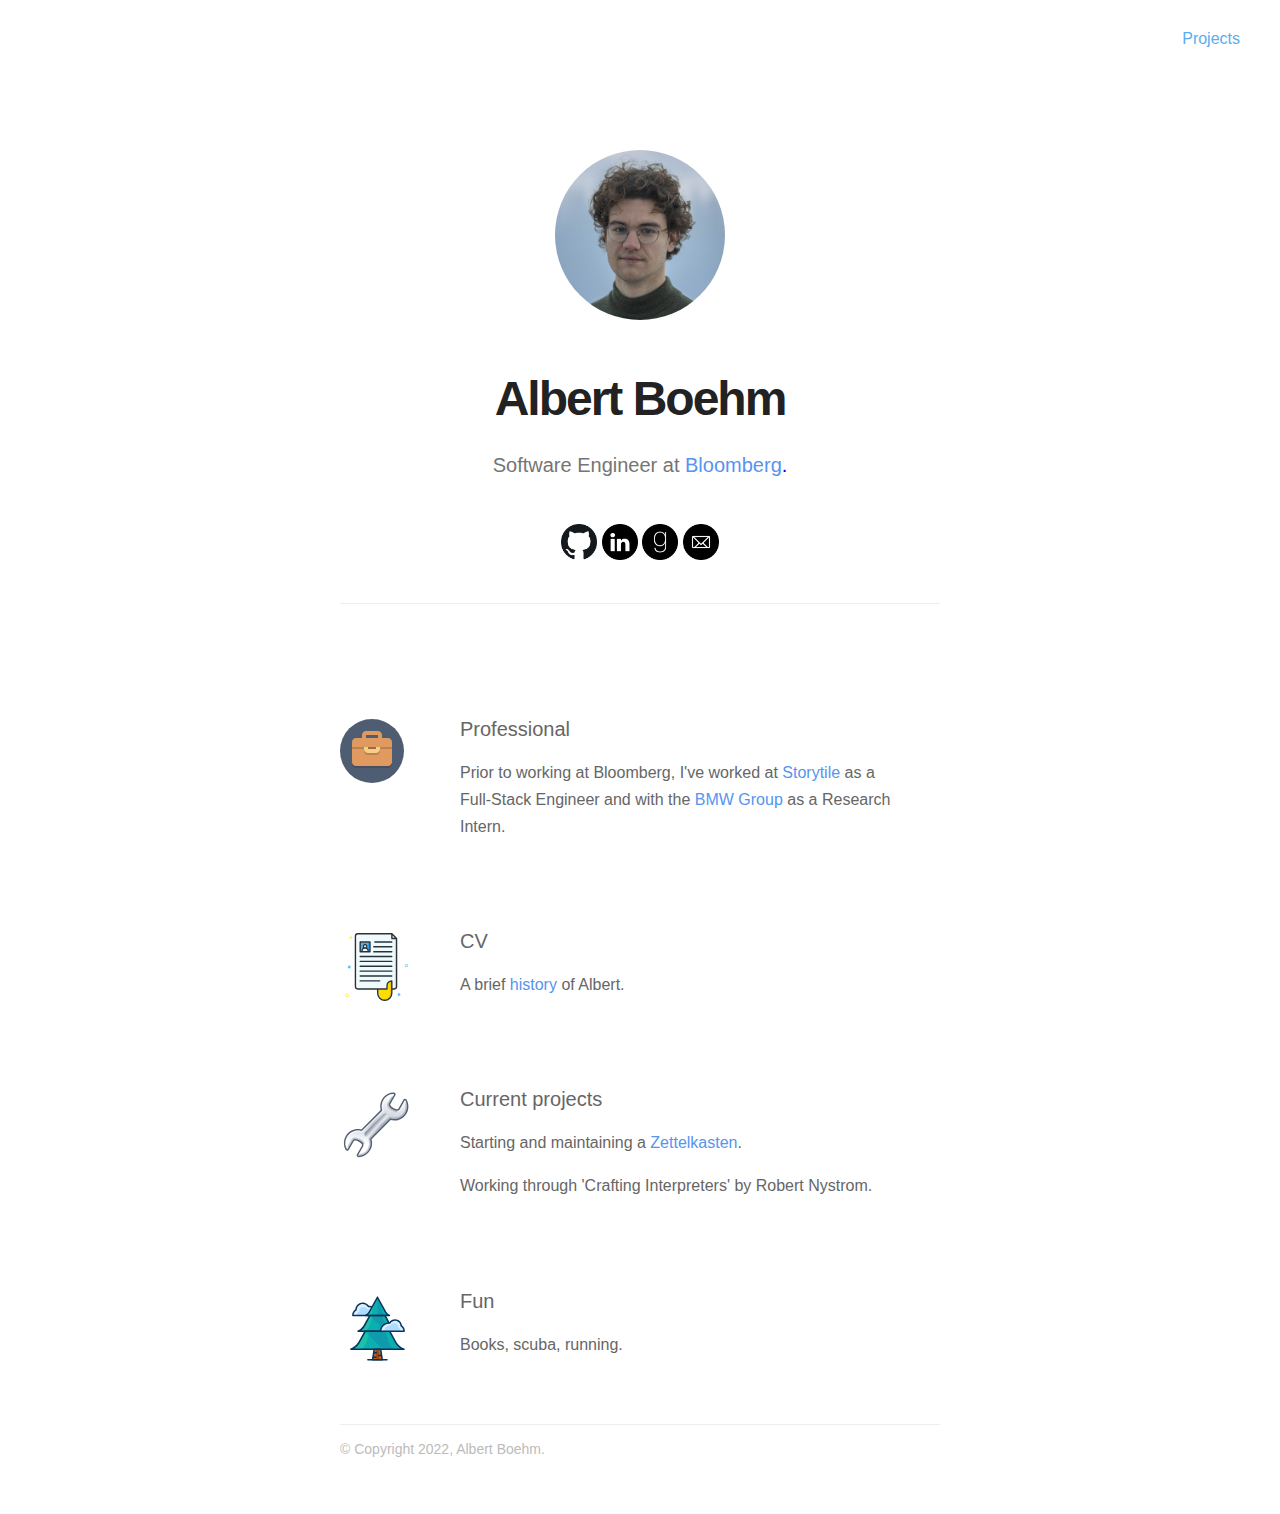
<file: index.html>
<!DOCTYPE html>

<html>

<head>
  <meta http-equiv="Content-Type" content="text/html; charset=utf-8" />
  <meta name="viewport" content="width=device-width, initial-scale=1">
  <title>Albert Boehm</title>

  <link href="assets/css/stylesheet.css" type="text/css" rel="stylesheet" />
</head>

<body>

  <nav class="main-nav">
    <a href="projects">Projects</a>
  </nav>

  <div class="container">
    <div id="wrapper">
      <header id="header">
        <img id="profile-img" src="assets/img/portrait.jpg">
        <h1>Albert Boehm</h1>
        <h2>
          Software Engineer at
          <a href="https://www.bloomberg.com/company/">
            <span id="highlight-company">Bloomberg</span>.
          </a>
        </h2>

        <br>
        <br>
        <a href="https://github.com/veluga"><img src="./assets/img/github_logo.png" /></a>
        <a href="https://www.linkedin.com/in/albert-boehm/"><img src="./assets/img/linkedin_logo.png" /></a>
        <a href="https://www.goodreads.com/veluga/"><img src="./assets/img/goodreads_logo.png" /></a>
        <a href="mailto:albertboehm@hotmail.de"><img src="./assets/img/email_logo.png" /></a>
      </header>
    </div>
  </div>

  <div class="main-content">

    <div class="mainlistview">
      <div class="left-div">
        <img src="assets/img/briefcase.svg" />
      </div>
      <div class="right-div-content">
        <h3>Professional</h3>
        <p>Prior to working at Bloomberg, I've worked at <a href="https://www.storytile.net/en/">Storytile</a> as a
          Full-Stack Engineer and with the <a href="https://www.bmwgroup.com/">BMW Group</a>
          as a Research Intern.
      </div>
    </div>

    <div class="mainlistview">
      <div class="left-div">
        <img src="assets/img/cv.svg" />
      </div>
      <div class="right-div-content">
        <h3>CV</h3>
        <p>A brief
          <a href="assets/documents/CV.pdf" target="_blank">history</a> of Albert.</p>
      </div>
    </div>

    <div class="mainlistview">
      <div class="left-div">
        <img src="assets/img/screwdriver.svg" />
      </div>
      <div class="right-div-content">
        <h3>Current projects</h3>
        <p>Starting and maintaining a <a href="https://en.wikipedia.org/wiki/Zettelkasten">Zettelkasten</a>.</p>
        <p>Working through 'Crafting Interpreters' by Robert Nystrom.</p>
      </div>
    </div>

    <div class="mainlistview">
      <div class="left-div">
        <img src="assets/img/tree.svg" />
      </div>
      <div class="right-div-content">
        <h3>Fun</h3>
        <p>Books, scuba, running.</p>
      </div>
    </div>

    <div class="footer">
      <p class="copyright">&copy; Copyright 2022, Albert Boehm.</p>
    </div>

  </div>
</body>

</html>
</file>
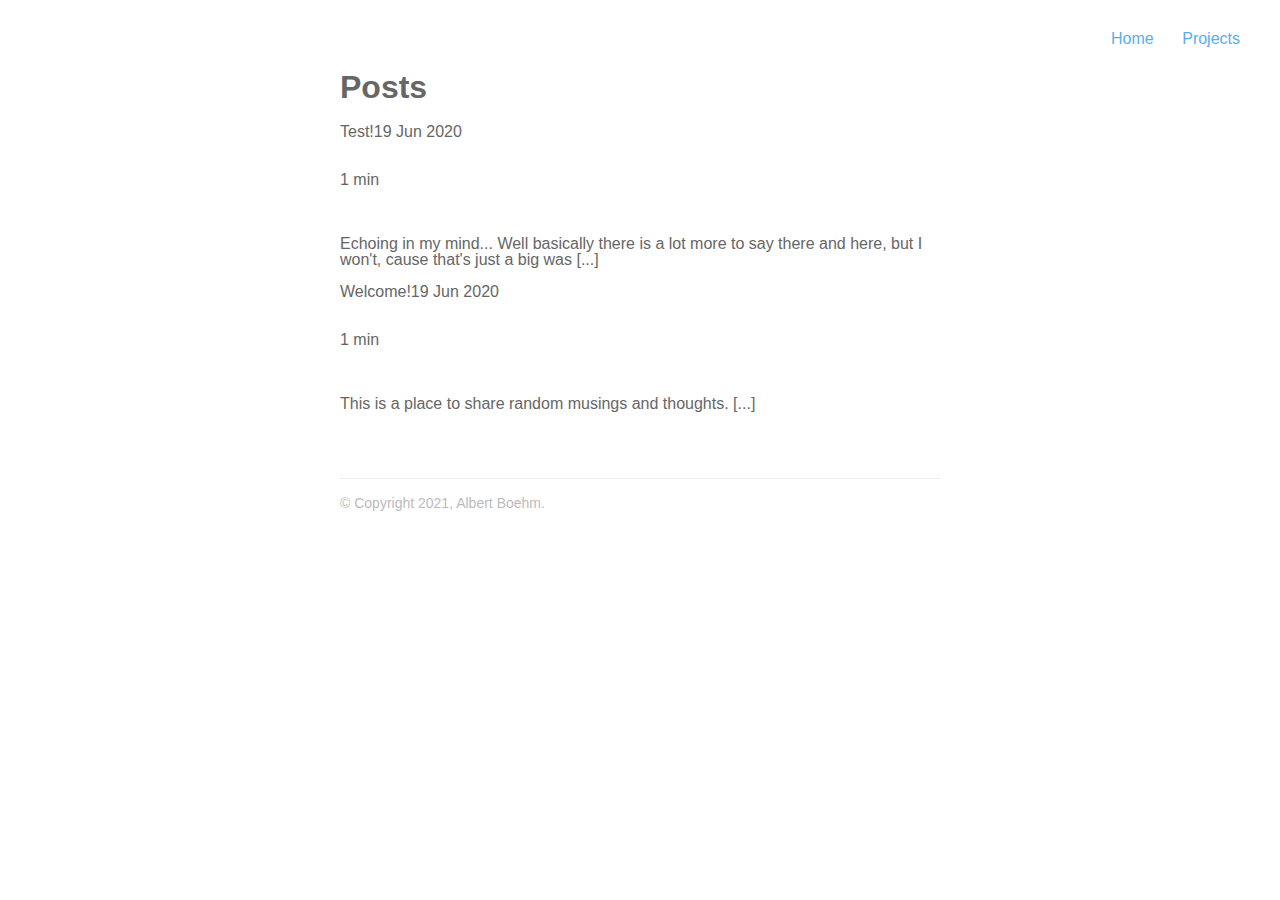
<file: blog.html>
<!DOCTYPE html>

<html>

<head>
  <meta http-equiv="Content-Type" content="text/html; charset=utf-8" />
  <meta name="viewport" content="width=device-width, initial-scale=1">
  <title>Albert Boehm</title>

  <link href="assets/css/stylesheet.css" type="text/css" rel="stylesheet" />
  <script src="posts/posts.js" type="text/javascript"></script>
</head>

<body>
  <nav class="main-nav">
    <a href="/">Home</a>
    <a href="projects">Projects</a>
  </nav>

  <div class="main-content">
    <h1>Posts</h1>
    <div id="posts"></div>
    <div class="footer">
      <p class="copyright">&copy; Copyright 2021, Albert Boehm.</p>
    </div>
    <div>
      <script src="assets/js/generate_post_list.js" type="text/javascript"></script>
</body>

</html>
</file>
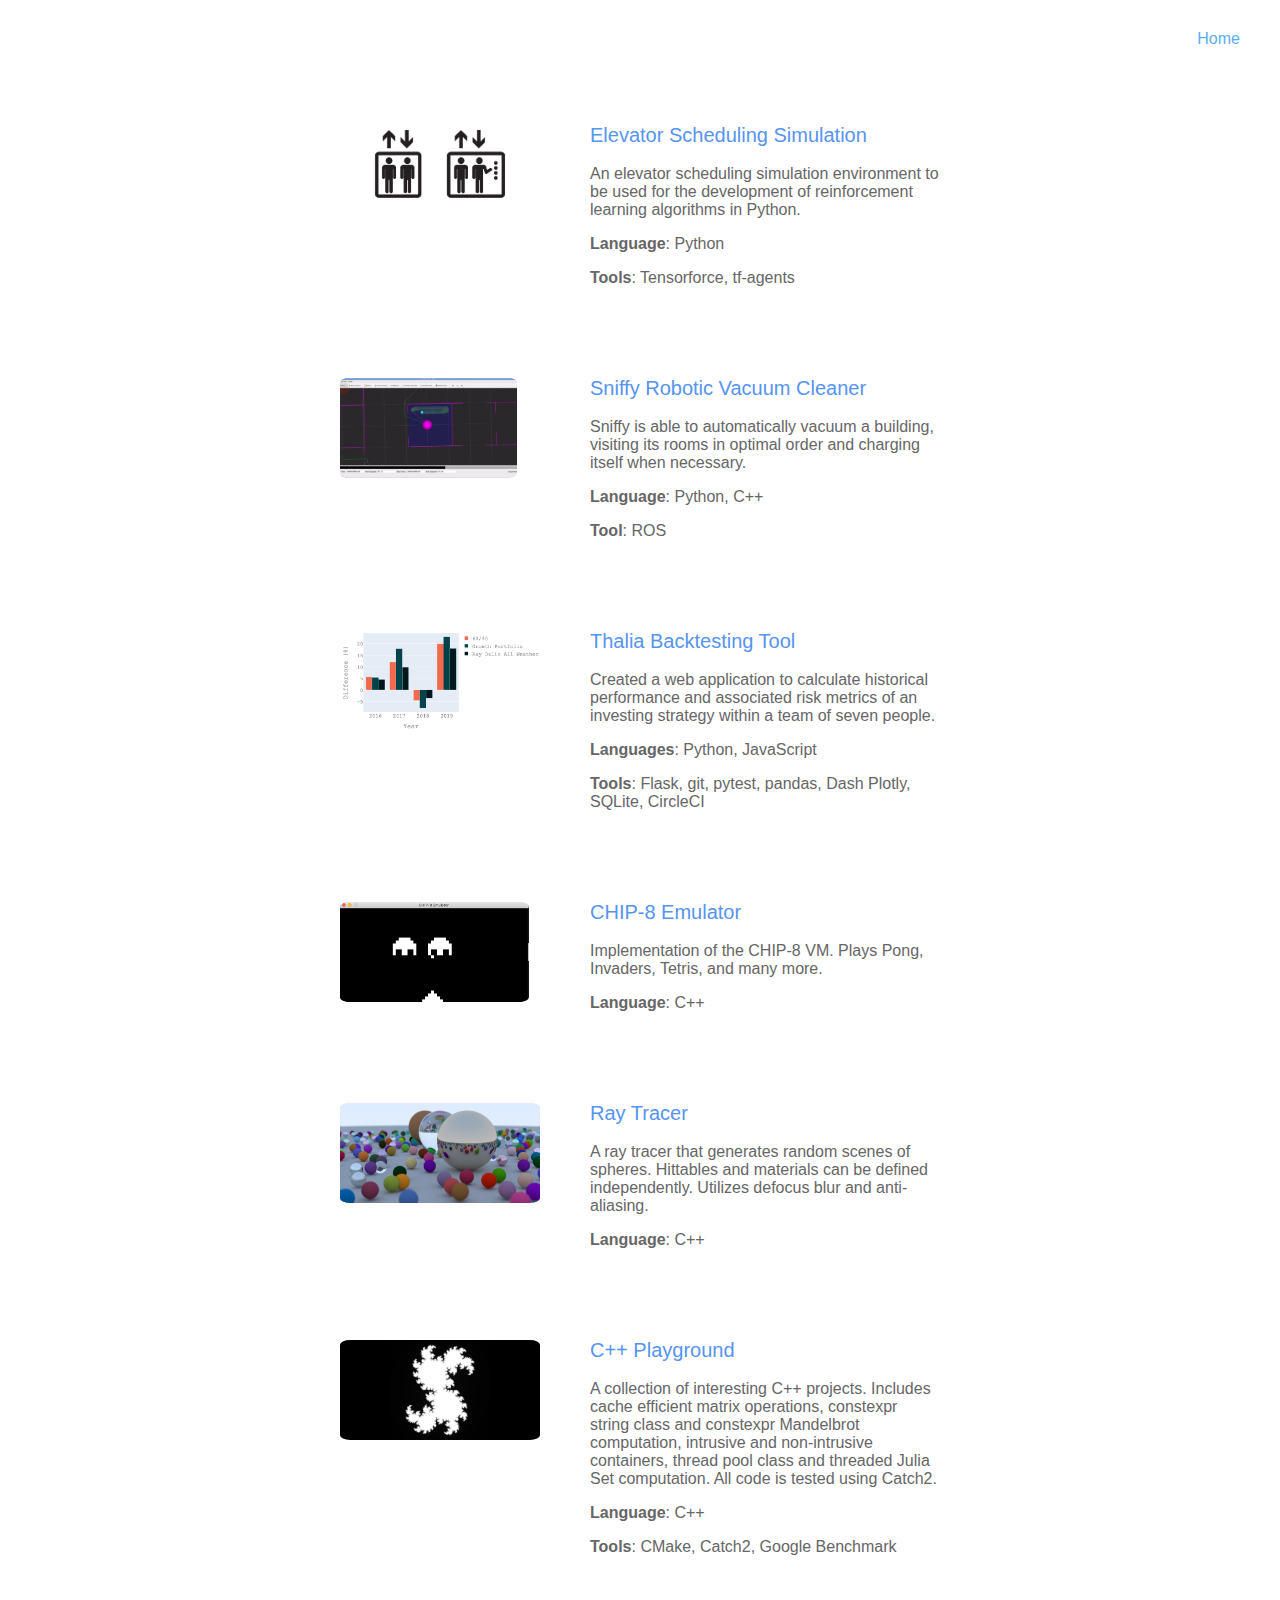
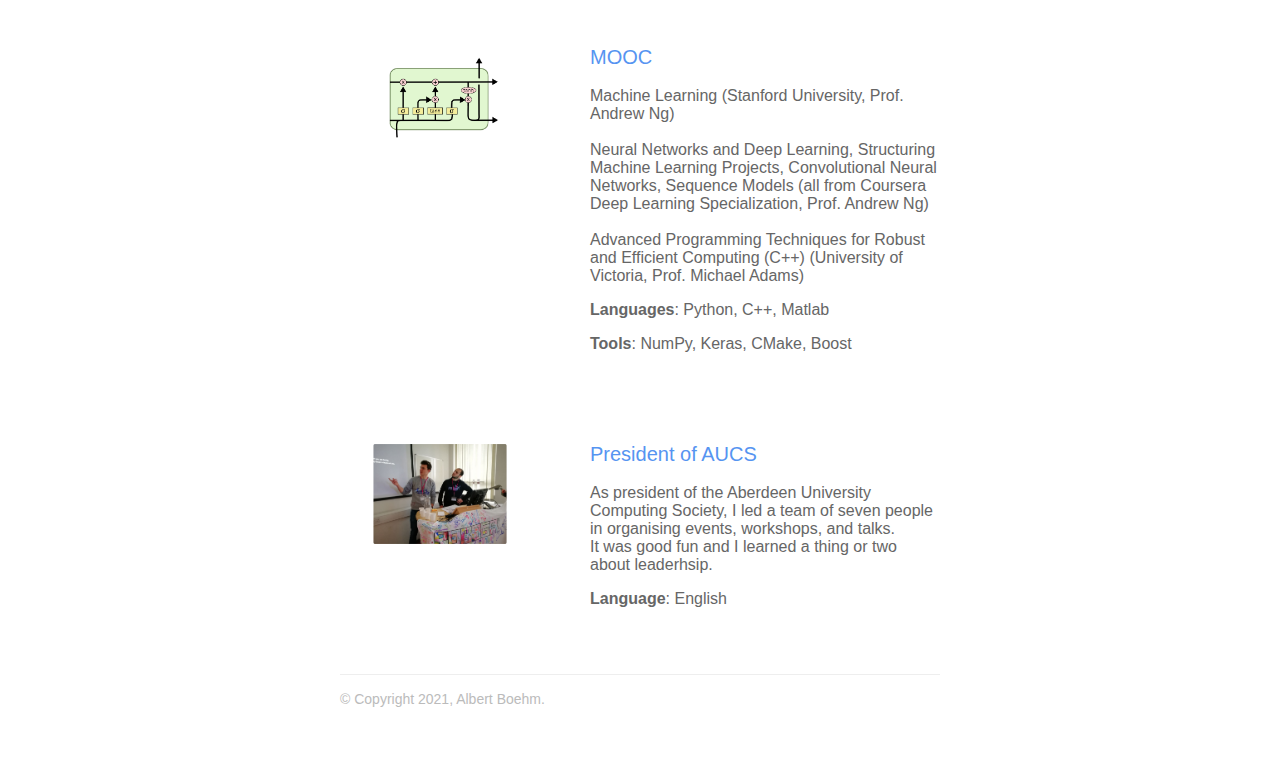
<file: projects.html>
<head>
  <meta http-equiv="Content-Type" content="text/html; charset=utf-8" />
  <meta name="viewport" content="width=device-width, initial-scale=1">
  <title>Albert Boehm</title>

  <link href="assets/css/stylesheet.css" type="text/css" rel="stylesheet" />
  <script src="projects/projects.js" type="text/javascript"></script>
</head>

<body>
  <nav class="main-nav">
    <a href="/">Home</a>
  </nav>

  <div class="main-content" id="project-list">
    <div class="footer">
      <p class="copyright">&copy; Copyright 2021, Albert Boehm.</p>
    </div>
  </div>
  <script src="assets/js/generate_project_list.js" type="text/javascript"></script>

</body>
</file>
<file: assets/css/stylesheet.css>
body {
  line-height: 1;
  font: 16px/1 "Helvetica Neue", Helvetica, Arial, sans-serif;
  color: #666;
  -webkit-font-smoothing: antialiased;
  text-rendering: optimizeLegibility;
}

nav.main-nav {
  padding: 20px 20px 0;
  background: #fff;
  background: rgba(255, 255, 255, 0.9);
  margin: 0 auto;
  text-align: right;
  z-index: 100;
}

a {
  text-decoration: none;
}

nav.main-nav a {
  top: 8px;
  right: 6px;
  padding: 8px 12px;
  color: #5badf0;
  font-size: 16px;
  line-height: 1.35;
  border-radius: 3px;
}

nav.main-nav a.mainbtn {
  background: #5badf0;
  color: #fff;
  margin-left: 12px;
}

.container #wrapper {
  padding: 100px 40px 0;
  max-width: 600px;
  margin: 0 auto;
}

#wrapper {
  max-width: 720px;
  margin: 0 auto;
  padding: 60px 40px 100px;
}

.container #header {
  border-bottom: 1px solid #eee;
  margin-bottom: 40px;
  padding-bottom: 40px;
  text-align: center;
  position: relative;
}

.container #profile-img {
  width: 170px;
  border-radius: 50%;
  margin-bottom: 20px;
}

.container h1 {
  font-weight: 600;
  letter-spacing: -2px;
  font-size: 3em;
  color: #222;
}

.container h2 {
  font-size: 20px;
  font-weight: 300;
  color: rgb(117, 117, 117);
}

.container #header h3,
.profile h2 {
  margin-top: 10px;
  font-family: "Helvetica Neue", Helvetica, Arial, sans-serif;
  font-style: normal;
}

#highlight-company {
  color: #5694f1;
}

#highlight-university {
  color: #e650cf;
}

#header img {
  width: 36px;
}

.main-content {
  max-width: 600px;
  margin: 0 auto;
  padding: 0 40px 20px;
}

.mainlistview {
  display: table;
  width: 100%;
  float: left;
  margin-top: 55px;
}

.left-div {
  float: left;
  width: 72px;
  padding-right: 48px;
  margin-top: 20px;
}

.right-div-content {
  float: left;
  width: 100%;
  max-width: 448px;
}

.right-div-content p {
  line-height: 1.7;
}

.right-div-content p a {
  color: #5694f1;
  text-decoration: none;
}

.right-div-content h3 {
  font-size: 20px;
  font-weight: 400;
}

.footer {
  border-top: 1px solid #eee;
  padding: 0px 0px 40px 0px;
  margin-top: 50px;
  float: left;
  width: 100%;
}

p.copyright {
  color: #bbb;
  font-size: 14px;
  line-height: 1.5;
}

/* Project page styling */

.project-item {
  display: table;
  width: 100%;
  float: left;
  margin-top: 55px;
}

.project-item .img-div {
  float: left;
  width: 150px;
  padding-right: 48px;
  margin-top: 20px;
  position: relative;
}

.project-item .img-div img {
  max-width: 200px;
  max-height: 100px;
  border-radius: 5%;
  position: absolute;
  display: block;
  left: 0;
  -webkit-transition: opacity 1s ease-in-out;
  -moz-transition: opacity 1s ease-in-out;
  -o-transition: opacity 1s ease-in-out;
  transition: opacity 1s ease-in-out;
}

@keyframes fadeInOut {
  0% {
    opacity: 1;
  }

  45% {
    opacity: 1;
  }

  55% {
    opacity: 0;
  }

  100% {
    opacity: 0;
  }
}

.project-item .img-div img.top {
  animation-name: fadeInOut;
  animation-timing-function: ease-in-out;
  animation-iteration-count: infinite;
  animation-duration: 5s;
  animation-direction: alternate;
}

.project-item .text-div {
  float: right;
  width: 100%;
  max-width: 350px;
}

.project-item .text-div p {
  line-height: normal;
}

.project-item .text-div p a {
  color: #5694f1;
  text-decoration: none;
}

.project-item .text-div h3 {
  font-size: 20px;
  font-weight: 400;
}

.project-item .text-div h3 a {
  color: #5694f1;
  text-decoration: none;
}

/* Tablet Portrait */
@media (max-width: 834px) {
  .main-content {
    max-width: 334px;
  }

  .left-div {
    width: 100%;
  }

  .left-div img {
    margin: auto;
    display: block;
    max-width: 72px;
  }

  .right-div-content h3,
  .right-div-content p {
    text-align: center;
    margin: 10px auto;
    display: block;
  }

  /* Projects page */

  .project-item .img-div {
    width: 100%;
  }

  .project-item .text-div {
    max-width: 100%;
  }

  .project-item .img-div img {
    position: relative;
    margin: auto;
    display: block;
  }

  .project-item .img-div img.top {
    display: none;
  }


  .project-item .text-div h3,
  .project-item .text-div p {
    text-align: center;
    margin: 10px auto;
    display: block;
  }

  .project-item {
    margin-top: 20px;
  }
}

/* Mobile Portrait */
@media (max-width: 414px) {
  .main-content {
    max-width: 334px;
  }

  .left-div {
    width: 100%;
  }

  .left-div img {
    margin: auto;
    display: block;
    max-width: 72px;
  }

  .right-div-content h3,
  .right-div-content p {
    text-align: center;
    margin: 10px auto;
    display: block;
  }

  /* Projects page */

  .project-item .img-div {
    width: 100%;
  }

  .project-item .text-div {
    width: 100%;
  }

  .project-item .img-div img {
    margin: auto;
    display: block;
  }

  .project-item .text-div h3,
  .project-item .text-div p {
    text-align: center;
    margin: 10px auto;
    display: block;
  }

  .project-item {
    margin-top: 20px;
  }
}

/* Blog posts page */

.post-item {}
</file>
